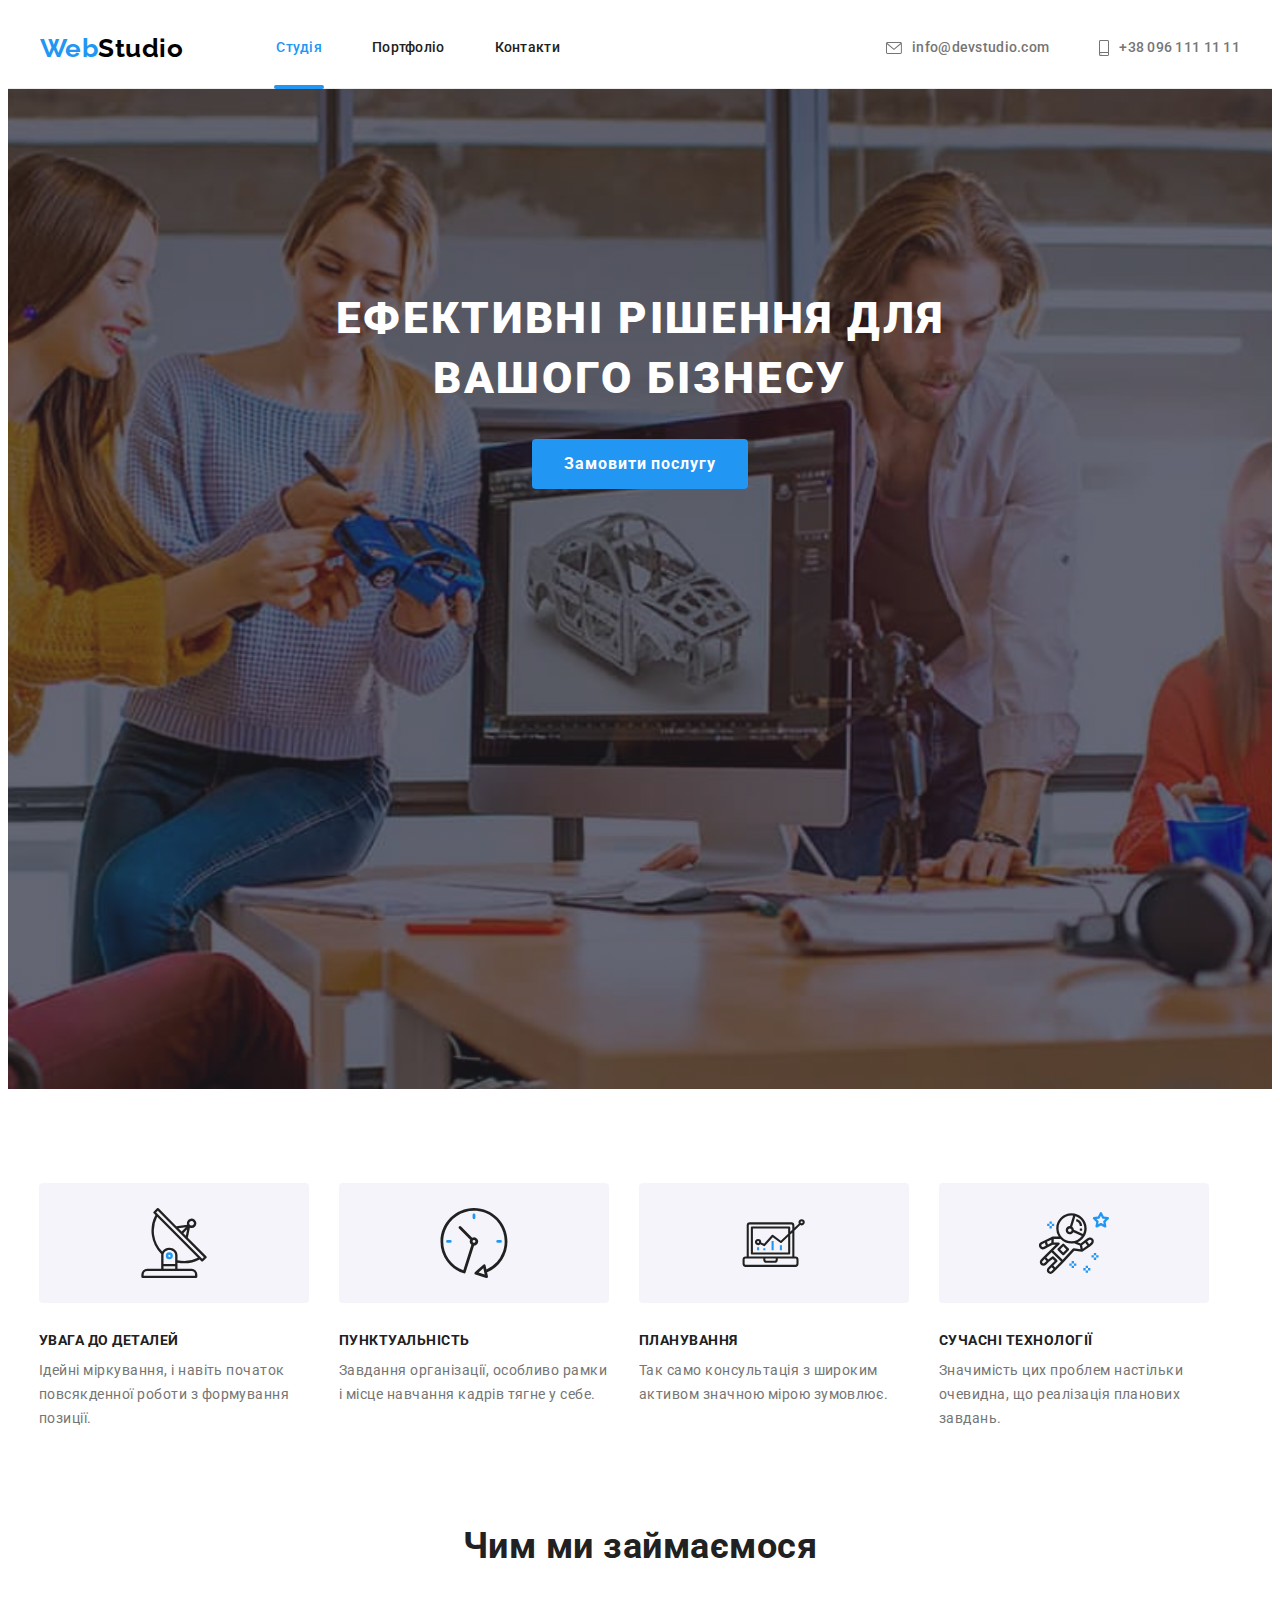
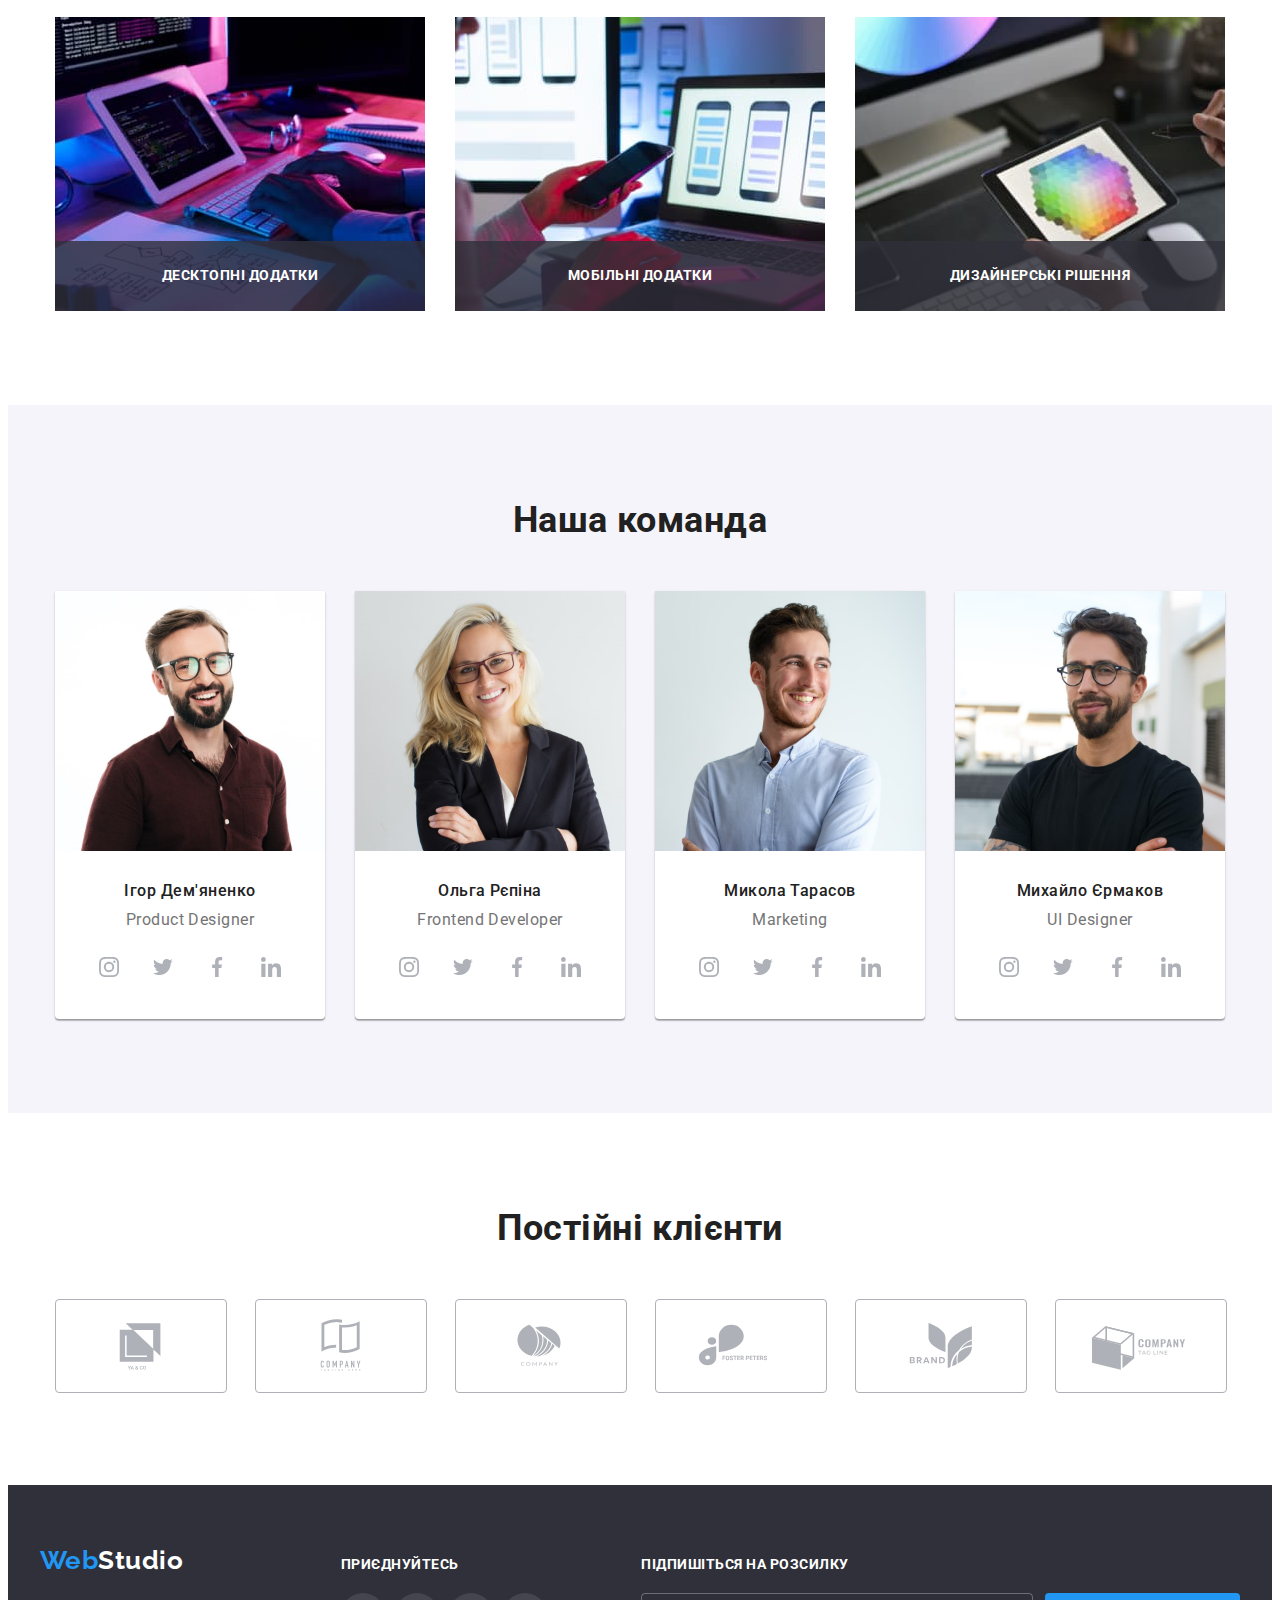
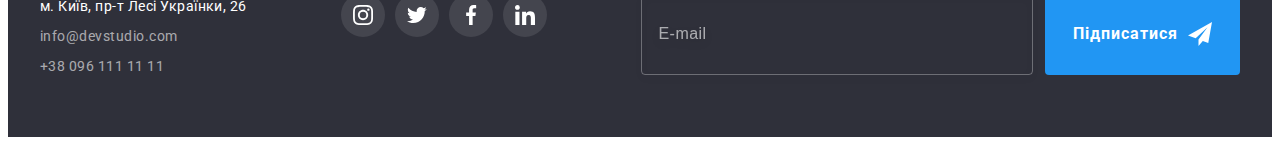
<file: index.html>
<!DOCTYPE html>
<html lang="uK">
  <head>
    <meta charset="UTF-8" />
    <meta http-equiv="X-UA-Compatible" content="IE=edge" />
    <meta name="viewport" content="width=device-width, initial-scale=1.0" />
    <title>Document</title>
    <!-- Fonts -->
    <link rel="preconnect" href="https://fonts.googleapis.com" />
    <link rel="preconnect" href="https://fonts.gstatic.com" crossorigin />
    <link
      href="https://fonts.googleapis.com/css2?family=Raleway:wght@700&family=Roboto:wght@400;500;700;900&display=swap"
      rel="stylesheet"
    />
    <!-- Modern normalize -->
    <link
      rel="stylesheet"
      href="https://cdnjs.cloudflare.com/ajax/libs/modern-normalize/1.1.0/modern-normalize.min.css"
      integrity="sha512-wpPYUAdjBVSE4KJnH1VR1HeZfpl1ub8YT/NKx4PuQ5NmX2tKuGu6U/JRp5y+Y8XG2tV+wKQpNHVUX03MfMFn9Q=="
      crossorigin="anonymous"
      referrerpolicy="no-referrer"
    />
    <!-- Custom styles -->
    <link rel="stylesheet" href="./css/styles.css" />
  </head>

  <body>
    <header class="container-nav">
      <div class="container">
        <a href="./index.html" class="logo link"
          >Web<span class="accent">Studio</span></a
        >
        <nav>
          <ul class="site-nav list">
            <li class="nav-pages">
              <a href="./index.html" class="nav current">Студія</a>
            </li>
            <li class="nav-pages">
              <a href="./portfolio.html" class="nav">Портфоліо</a>
            </li>
            <li class="nav-pages">
              <a href="" class="nav">Контакти</a>
            </li>
          </ul>
        </nav>

        <ul class="list nav-contacts">
          <li class="contacts-info">
            <a href="mailto:info@devstudio.com" class="contacts link">
              <svg class="contacts-icons" width="16" height="12">
                <use href="./images/icons.svg#icon-envelope-hover"></use>
              </svg>
              info@devstudio.com</a
            >
          </li>
          <li class="contacts-info">
            <a href="tel:+380961111111" class="contacts link">
              <svg class="contacts-icons" width="10" height="16">
                <use href="./images/icons.svg#icon-smartphone"></use>
              </svg>
              +38 096 111 11 11</a
            >
          </li>
        </ul>
      </div>
    </header>

    <main>
      <section class="hero section">
        <div class="container container-hero">
          <h1 class="hero-title">Ефективні рішення для вашого бізнесу</h1>
          <button type="button" class="hero-btn" data-modal-open>
            Замовити послугу
          </button>
        </div>
      </section>

      <section class="benefits section">
        <div class="container">
          <h2 class="visually-hidden">benefits</h2>
          <ul class="list list-benefits">
            <li class="sublist-benefits">
              <div class="benefits-icon">
                <svg class="" width="70" height="70">
                  <use href="./images/icons.svg#icon-antenna"></use>
                </svg>
              </div>
              <h3 class="benefits-title">Увага до деталей</h3>
              <p class="benefits-dsc">
                Ідейні міркування, і навіть початок повсякденної роботи з
                формування позиції.
              </p>
            </li>
            <li class="sublist-benefits">
              <div class="benefits-icon">
                <svg class="" width="70" height="70">
                  <use href="./images/icons.svg#icon-clock"></use>
                </svg>
              </div>
              <h3 class="benefits-title">Пунктуальність</h3>
              <p class="benefits-dsc">
                Завдання організації, особливо рамки і місце навчання кадрів
                тягне у себе.
              </p>
            </li>
            <li class="sublist-benefits">
              <div class="benefits-icon">
                <svg class="" width="70" height="70">
                  <use href="./images/icons.svg#icon-diagram"></use>
                </svg>
              </div>
              <h3 class="benefits-title">Планування</h3>
              <p class="benefits-dsc">
                Так само консультація з широким активом значною мірою зумовлює.
              </p>
            </li>
            <li class="sublist-benefits">
              <div class="benefits-icon">
                <svg class="" width="70" height="70">
                  <use href="./images/icons.svg#icon-astronaut"></use>
                </svg>
              </div>
              <h3 class="benefits-title">Сучасні технології</h3>
              <p class="benefits-dsc">
                Значимість цих проблем настільки очевидна, що реалізація
                планових завдань.
              </p>
            </li>
          </ul>
        </div>
      </section>

      <section class="section no-padding-top">
        <div class="container container-work">
          <h2 class="work">Чим ми займаємося</h2>
          <ul class="list list-work">
            <li class="sublist-work">
              <img src="./images/img.jpg" alt="hands on keyboard" width="370" />
              <h2 class="sublist-work-dscr">Десктопні додатки</h2>
            </li>
            <li class="sublist-work">
              <img
                src="./images/img-2.jpg"
                alt="phones on laptop"
                width="370"
              />
              <h2 class="sublist-work-dscr">Мобільні додатки</h2>
            </li>
            <li class="sublist-work">
              <img src="./images/img-3.jpg" alt="tablet" width="370" />
              <h2 class="sublist-work-dscr">Дизайнерські рішення</h2>
            </li>
          </ul>
        </div>
      </section>

      <section class="team section">
        <div class="container container-team">
          <h2 class="team-title">Наша команда</h2>
          <ul class="list list-team">
            <li class="team-border">
              <img
                src="./images/img-4.jpg"
                alt="product designer"
                width="270"
              />
              <div class="team-dscr">
                <h3 class="team-name">Ігор Дем'яненко</h3>
                <p class="team-position">Product Designer</p>
                <ul class="list socials">
                  <li class="soclinks-item">
                    <a
                      href=""
                      class="social-link link"
                      target="_blank"
                      rel="noopener noreferrer"
                      aria-label="instagram"
                    >
                      <svg class="" width="20" height="20">
                        <use href="./images/icons.svg#icon-instagram"></use>
                      </svg>
                    </a>
                  </li>
                  <li class="soclinks-item">
                    <a
                      href=""
                      class="social-link link"
                      target="_blank"
                      rel="noopener noreferrer"
                      aria-label="instagram"
                    >
                      <svg class="" width="20" height="20">
                        <use href="./images/icons.svg#icon-twitter"></use>
                      </svg>
                    </a>
                  </li>
                  <li class="soclinks-item">
                    <a
                      href=""
                      class="social-link link"
                      target="_blank"
                      rel="noopener noreferrer"
                      aria-label="instagram"
                    >
                      <svg class="" width="20" height="20">
                        <use href="./images/icons.svg#icon-facebook"></use>
                      </svg>
                    </a>
                  </li>
                  <li class="soclinks-item">
                    <a
                      href=""
                      class="social-link link"
                      target="_blank"
                      rel="noopener noreferrer"
                      aria-label="instagram"
                    >
                      <svg class="" width="20" height="20">
                        <use href="./images/icons.svg#icon-linkedin"></use>
                      </svg>
                    </a>
                  </li>
                </ul>
              </div>
            </li>
            <li class="team-border">
              <img
                src="./images/img-5.jpg"
                alt="frontend developer"
                width="270"
              />
              <div class="team-dscr">
                <h3 class="team-name">Ольга Рєпіна</h3>
                <p class="team-position">Frontend Developer</p>
                <ul class="list socials">
                  <li class="soclinks-item">
                    <a
                      href=""
                      class="social-link link"
                      target="_blank"
                      rel="noopener noreferrer"
                      aria-label="instagram"
                    >
                      <svg class="" width="20" height="20">
                        <use href="./images/icons.svg#icon-instagram"></use>
                      </svg>
                    </a>
                  </li>
                  <li class="soclinks-item">
                    <a
                      href=""
                      class="social-link link"
                      target="_blank"
                      rel="noopener noreferrer"
                      aria-label="instagram"
                    >
                      <svg class="" width="20" height="20">
                        <use href="./images/icons.svg#icon-twitter"></use>
                      </svg>
                    </a>
                  </li>
                  <li class="soclinks-item">
                    <a
                      href=""
                      class="social-link link"
                      target="_blank"
                      rel="noopener noreferrer"
                      aria-label="instagram"
                    >
                      <svg class="" width="20" height="20">
                        <use href="./images/icons.svg#icon-facebook"></use>
                      </svg>
                    </a>
                  </li>
                  <li class="soclinks-item">
                    <a
                      href=""
                      class="social-link link"
                      target="_blank"
                      rel="noopener noreferrer"
                      aria-label="instagram"
                    >
                      <svg class="" width="20" height="20">
                        <use href="./images/icons.svg#icon-linkedin"></use>
                      </svg>
                    </a>
                  </li>
                </ul>
              </div>
            </li>

            <li class="team-border">
              <img src="./images/img-6.jpg" alt="marketing" width="270" />
              <div class="team-dscr">
                <h3 class="team-name">Микола Тарасов</h3>
                <p class="team-position">Marketing</p>
                <ul class="list socials">
                  <li class="soclinks-item">
                    <a
                      href=""
                      class="social-link link"
                      target="_blank"
                      rel="noopener noreferrer"
                      aria-label="instagram"
                    >
                      <svg class="" width="20" height="20">
                        <use href="./images/icons.svg#icon-instagram"></use>
                      </svg>
                    </a>
                  </li>
                  <li class="soclinks-item">
                    <a
                      href=""
                      class="social-link link"
                      target="_blank"
                      rel="noopener noreferrer"
                      aria-label="instagram"
                    >
                      <svg class="" width="20" height="20">
                        <use href="./images/icons.svg#icon-twitter"></use>
                      </svg>
                    </a>
                  </li>
                  <li class="soclinks-item">
                    <a
                      href=""
                      class="social-link link"
                      target="_blank"
                      rel="noopener noreferrer"
                      aria-label="instagram"
                    >
                      <svg class="" width="20" height="20">
                        <use href="./images/icons.svg#icon-facebook"></use>
                      </svg>
                    </a>
                  </li>
                  <li class="soclinks-item">
                    <a
                      href=""
                      class="social-link link"
                      target="_blank"
                      rel="noopener noreferrer"
                      aria-label="instagram"
                    >
                      <svg class="" width="20" height="20">
                        <use href="./images/icons.svg#icon-linkedin"></use>
                      </svg>
                    </a>
                  </li>
                </ul>
              </div>
            </li>
            <li class="team-border">
              <img src="./images/img-7.jpg" alt="ui designer" width="270" />
              <div class="team-dscr">
                <h3 class="team-name">Михайло Єрмаков</h3>
                <p class="team-position">UI Designer</p>
                <ul class="list socials">
                  <li class="soclinks-item">
                    <a
                      href=""
                      class="social-link link"
                      target="_blank"
                      rel="noopener noreferrer"
                      aria-label="instagram"
                    >
                      <svg class="" width="20" height="20">
                        <use href="./images/icons.svg#icon-instagram"></use>
                      </svg>
                    </a>
                  </li>
                  <li class="soclinks-item">
                    <a
                      href=""
                      class="social-link link"
                      target="_blank"
                      rel="noopener noreferrer"
                      aria-label="instagram"
                    >
                      <svg class="" width="20" height="20">
                        <use href="./images/icons.svg#icon-twitter"></use>
                      </svg>
                    </a>
                  </li>
                  <li class="soclinks-item">
                    <a
                      href=""
                      class="social-link link"
                      target="_blank"
                      rel="noopener noreferrer"
                      aria-label="instagram"
                    >
                      <svg class="" width="20" height="20">
                        <use href="./images/icons.svg#icon-facebook"></use>
                      </svg>
                    </a>
                  </li>
                  <li class="soclinks-item">
                    <a
                      href=""
                      class="social-link link"
                      target="_blank"
                      rel="noopener noreferrer"
                      aria-label="instagram"
                    >
                      <svg class="" width="20" height="20">
                        <use href="./images/icons.svg#icon-linkedin"></use>
                      </svg>
                    </a>
                  </li>
                </ul>
              </div>
            </li>
          </ul>
        </div>
      </section>

      <section class="section">
        <div class="container container-clients">
          <h2 class="clients">Постійні клієнти</h2>
          <ul class="list clients-list">
            <li class="clients-item">
              <a
                href=""
                class="link clients-link"
                target="_blank"
                rel="noopener noreferrer"
                aria-label="instagram"
              >
                <svg class="" width="106" height="60">
                  <use href="./images/icons.svg#icon-Logo1"></use>
                </svg>
              </a>
            </li>
            <li class="clients-item">
              <a
                href=""
                class="link clients-link"
                target="_blank"
                rel="noopener noreferrer"
                aria-label="instagram"
              >
                <svg class="" width="106" height="60">
                  <use href="./images/icons.svg#icon-Logo2"></use>
                </svg>
              </a>
            </li>
            <li class="clients-item">
              <a
                href=""
                class="link clients-link"
                target="_blank"
                rel="noopener noreferrer"
                aria-label="instagram"
              >
                <svg class="" width="106" height="60">
                  <use href="./images/icons.svg#icon-Logo3"></use>
                </svg>
              </a>
            </li>
            <li class="clients-item">
              <a
                href=""
                class="link clients-link"
                target="_blank"
                rel="noopener noreferrer"
                aria-label="instagram"
              >
                <svg class="" width="106" height="60">
                  <use href="./images/icons.svg#icon-Logo4"></use>
                </svg>
              </a>
            </li>
            <li class="clients-item">
              <a
                href=""
                class="link clients-link"
                target="_blank"
                rel="noopener noreferrer"
                aria-label="instagram"
              >
                <svg class="" width="106" height="60">
                  <use href="./images/icons.svg#icon-Logo5"></use>
                </svg>
              </a>
            </li>
            <li class="clients-item">
              <a
                href=""
                class="link clients-link"
                target="_blank"
                rel="noopener noreferrer"
                aria-label="instagram"
              >
                <svg class="" width="106" height="60">
                  <use href="./images/icons.svg#icon-Logo6"></use>
                </svg>
              </a>
            </li>
          </ul>
        </div>
      </section>
    </main>

    <footer class="footer">
      <div class="container container-footer">
        <div class="footer-adress">
          <a href="./index.html" class="logo link"
            >Web<span class="logo-footer">Studio</span></a
          >
          <address>
            <ul class="list">
              <li class="sublist-footer">
                <a
                  class="adress link"
                  href="https://www.google.com/maps/place/бул.+Леси+Украинки,+26,+Киев,+02000/@50.4265807,30.5361971,17z/data=!3m1!4b1!4m5!3m4!1s0x40d4cf0e033ecbe9:0x57a4dffefec77da0!8m2!3d50.4265807!4d30.5383858"
                  target="_blank"
                  rel="noopener noreferrer"
                  >м. Київ, пр-т Лесі Українки, 26</a
                >
              </li>
              <li class="sublist-footer">
                <a href="mailto:info@devstudio.com" class="tel-footer link"
                  >info@devstudio.com</a
                >
              </li>
              <li class="sublist-footer">
                <a href="tel:+380961111111" class="tel-footer link"
                  >+38 096 111 11 11</a
                >
              </li>
            </ul>
          </address>
        </div>
        <div class="block-footer">
          <strong class="join">приєднуйтесь</strong>
          <ul class="list social-link-footer">
            <li class="links-footer-item">
              <a
                href=""
                class="links-footer link"
                target="_blank"
                rel="noopener noreferrer"
                aria-label="instagram"
              >
                <svg class="" width="20" height="20">
                  <use href="./images/icons.svg#icon-instagram1"></use>
                </svg>
              </a>
            </li>
            <li class="links-footer-item">
              <a
                href=""
                class="links-footer link"
                target="_blank"
                rel="noopener noreferrer"
                aria-label="instagram"
              >
                <svg class="" width="20" height="20">
                  <use href="./images/icons.svg#icon-twitter1"></use>
                </svg>
              </a>
            </li>
            <li class="links-footer-item">
              <a
                href=""
                class="links-footer link"
                target="_blank"
                rel="noopener noreferrer"
                aria-label="instagram"
              >
                <svg class="" width="20" height="20">
                  <use href="./images/icons.svg#icon-facebook1"></use>
                </svg>
              </a>
            </li>
            <li class="links-footer-item">
              <a
                href=""
                class="links-footer link"
                target="_blank"
                rel="noopener noreferrer"
                aria-label="instagram"
              >
                <svg class="" width="20" height="20">
                  <use href="./images/icons.svg#icon-linkedin1"></use>
                </svg>
              </a>
            </li>
          </ul>
        </div>
        <div class="footer-subscribe">
          <strong class="footer-subscribe-text">Підпишіться на розсилку</strong>
          <form class="footer-label-wrapper">
            <label>
              <input
                name="email-subscribe"
                type="email"
                placeholder="E-mail"
                class="footer-mail-input"
              />
            </label>
            <button type="submit" class="subscribe-btn">
              Підписатися
              <svg width="24" height="24">
                <use href="./images/icons.svg#icon-send"></use>
              </svg>
            </button>
          </form>
        </div>
      </div>
    </footer>

    <div class="backdrop is-hidden" data-modal>
      <div class="modal">
        <button class="modal-btn" data-modal-close>
          <svg class="modal-close" width="18" height="18">
            <use href="./images/icons.svg#icon-close"></use>
          </svg>
        </button>

        <p class="modal-article">Залиште свої дані, ми вам передзвонимо</p>
        <form class="modal-form" name="modal-form">
          <div class="modal-form-group" role="group">
            <label for="user_name" class="modal-label">Ім'я</label>
            <div class="modal-form-wrapper">
              <input
                type="text"
                id="user_name"
                name="user_name"
                class="modal-input"
              />
              <svg class="modal-form-icon" height="18" width="18">
                <use href="./images/icons.svg#icon-person"></use>
              </svg>
            </div>

            <label for="user_phone" class="modal-label">Телефон</label>
            <div class="modal-form-wrapper">
              <input
                type="tel"
                id="user_phone"
                name="user_phone"
                class="modal-input"
              />
              <svg class="modal-form-icon" height="18" width="18">
                <use href="./images/icons.svg#icon-phone"></use>
              </svg>
            </div>

            <label for="user_mail" class="modal-label">Пошта</label>
            <div class="modal-form-wrapper">
              <input
                type="email"
                id="user_mail"
                name="user_mail"
                class="modal-input"
              />
              <svg class="modal-form-icon" height="18" width="18">
                <use href="./images/icons.svg#icon-email"></use>
              </svg>
            </div>

            <label class="modal-label" for="user_message">Коментар</label>
            <textarea
              class="modal-form-message"
              name="user_message"
              id="user_message"
              placeholder="Введіть текст"
            ></textarea>

            <div class="modal-agreement-wrapper">
              <label for="user_agreement" class="modal-agreement">
                <input
                  type="checkbox"
                  id="user_agreement"
                  name="user_agreement"
                  class="modal-form-checkbox"
                />
                <svg class="modal-form-agreement-icon" width="16" height="15">
                  <use
                    class="uncheck"
                    href="./images/icons.svg#icon-uncheck"
                  ></use>
                  <use class="check" href="./images/icons.svg#icon-check"></use>
                </svg>
                Погоджуюся з розсилкою та приймаю
                <a href="" class="modal-agreement-link">Умови договору</a>
              </label>
            </div>

            <button type="submit" class="modal-form-btn">Відправити</button>
          </div>
        </form>
      </div>
    </div>
    <script src="./js/modal.js"></script>
  </body>
</html>
</file>
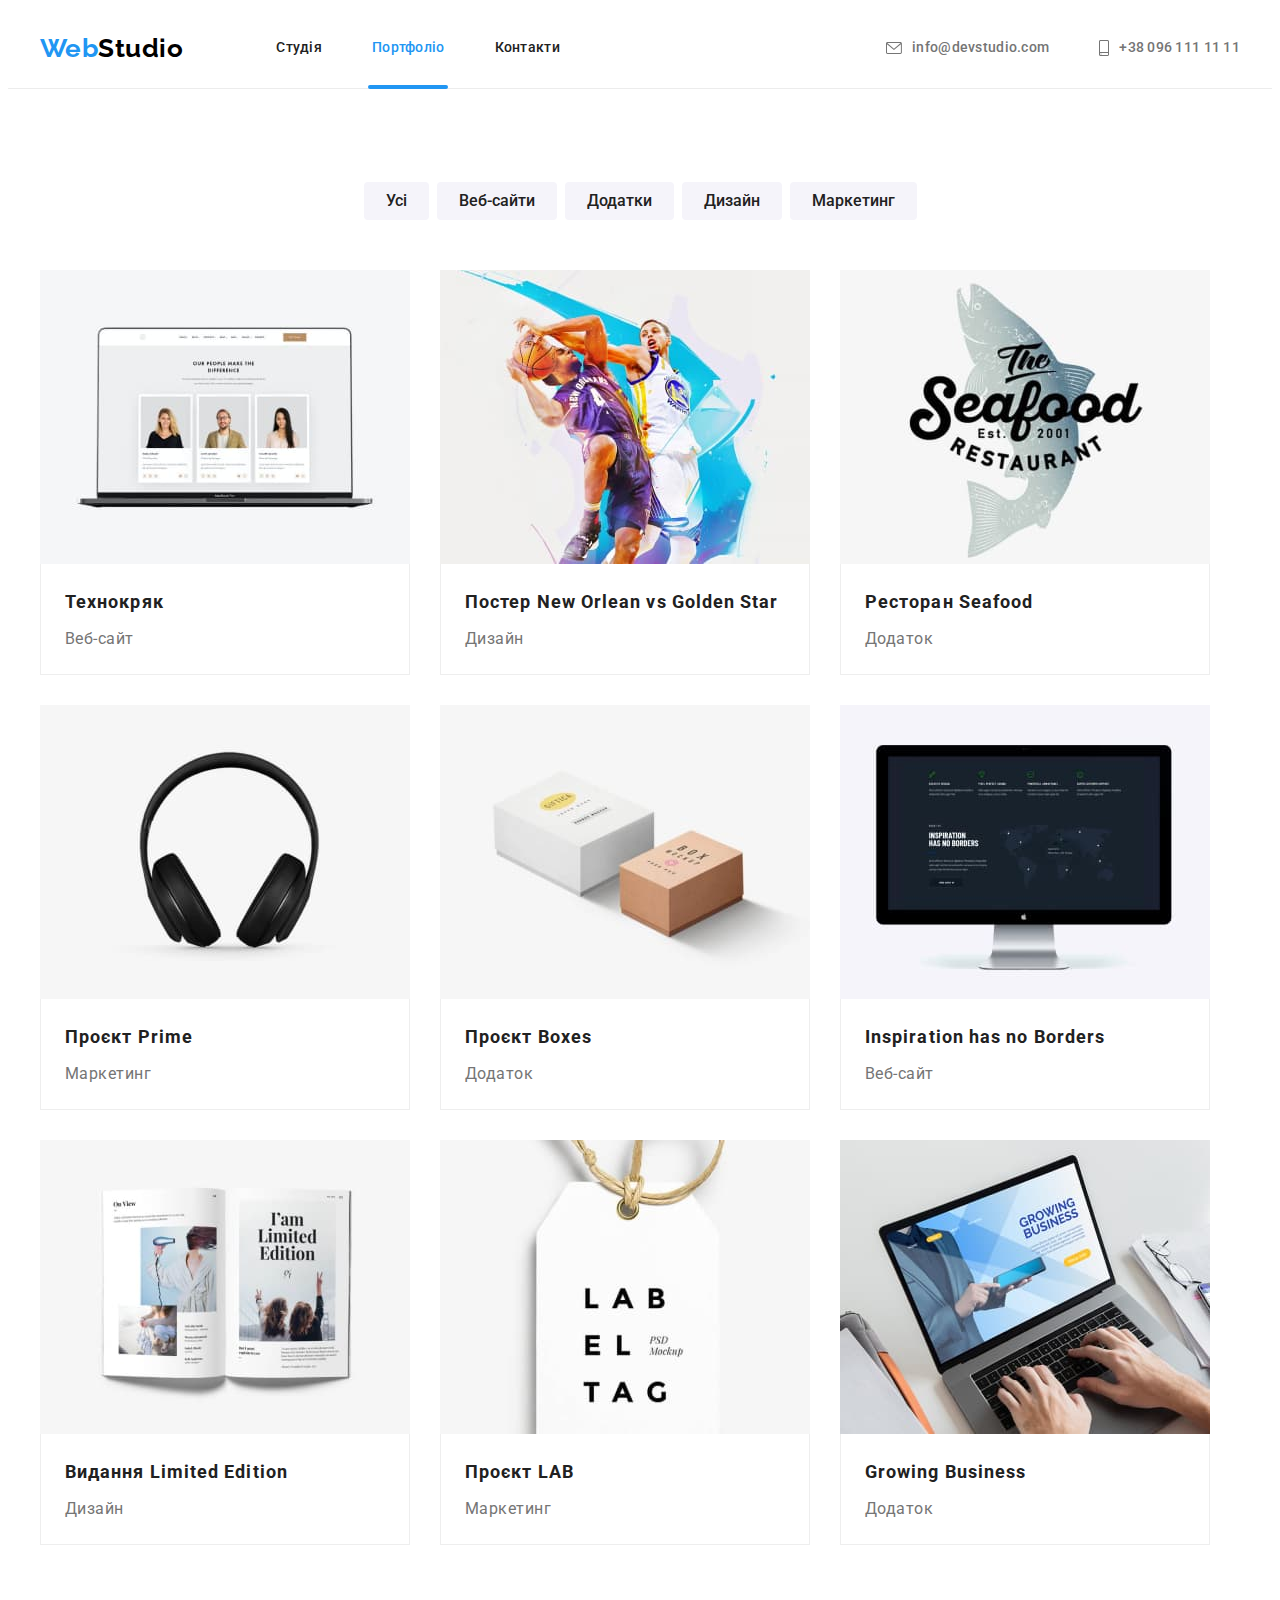
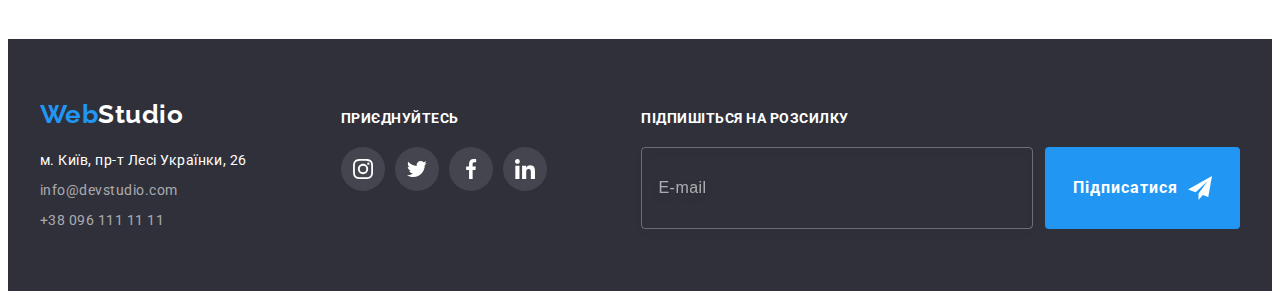
<file: portfolio.html>
<!DOCTYPE html>
<html lang="uk">
  <head>
    <meta charset="UTF-8" />
    <meta http-equiv="X-UA-Compatible" content="IE=edge" />
    <meta name="viewport" content="width=device-width, initial-scale=1.0" />
    <title>Document</title>
    <!-- Fonts -->
    <link rel="preconnect" href="https://fonts.googleapis.com" />
    <link rel="preconnect" href="https://fonts.gstatic.com" crossorigin />
    <link
      href="https://fonts.googleapis.com/css2?family=Raleway:wght@700&family=Roboto:wght@400;500;700;900&display=swap"
      rel="stylesheet"
    />
    <!-- Modern normalize -->
    <link
      rel="stylesheet"
      href="https://cdnjs.cloudflare.com/ajax/libs/modern-normalize/1.1.0/modern-normalize.min.css"
      integrity="sha512-wpPYUAdjBVSE4KJnH1VR1HeZfpl1ub8YT/NKx4PuQ5NmX2tKuGu6U/JRp5y+Y8XG2tV+wKQpNHVUX03MfMFn9Q=="
      crossorigin="anonymous"
      referrerpolicy="no-referrer"
    />
    <!-- Custom styles -->
    <link rel="stylesheet" href="./css/styles.css" />
  </head>

  <body>
    <header class="container-nav">
      <div class="container">
        <a href="./index.html" class="logo link"
          >Web<span class="accent">Studio</span></a
        >
        <nav>
          <ul class="site-nav list">
            <li class="nav-pages">
              <a href="./index.html" class="nav">Студія</a>
            </li>
            <li class="nav-pages">
              <a href="./portfolio.html" class="nav current">Портфоліо</a>
            </li>
            <li class="nav-pages"><a href="" class="nav">Контакти</a></li>
          </ul>
        </nav>

        <ul class="list nav-contacts">
          <li class="contacts-info">
            <a href="mailto:info@devstudio.com" class="contacts link">
              <svg class="contacts-icons" width="16" height="12">
                <use href="./images/icons.svg#icon-envelope-hover"></use>
              </svg>
              info@devstudio.com</a
            >
          </li>
          <li class="contacts-info">
            <a href="tel:+380961111111" class="contacts link">
              <svg class="contacts-icons" width="10" height="16">
                <use href="./images/icons.svg#icon-smartphone"></use>
              </svg>
              +38 096 111 11 11</a
            >
          </li>
        </ul>
      </div>
    </header>

    <main>
      <section class="section">
        <div class="container container-portfolio">
          <h1 class="visually-hidden">portfolio</h1>
          <ul class="list portfolio-nav">
            <li>
              <button type="button" class="portfolio-btn">Усі</button>
            </li>
            <li>
              <button type="button" class="portfolio-btn">Веб-сайти</button>
            </li>
            <li>
              <button type="button" class="portfolio-btn">Додатки</button>
            </li>
            <li>
              <button type="button" class="portfolio-btn">Дизайн</button>
            </li>
            <li>
              <button type="button" class="portfolio-btn">Маркетинг</button>
            </li>
          </ul>

          <ul class="portfolio-card-list list">
            <li class="portfolio-card-item">
              <a href="" class="link portfolio-link">
                <div class="portfolio-overlay">
                  <img
                    src="./images/images2page/img.jpg"
                    alt="texnocriak"
                    width="370"
                    height="294"
                  />
                  <p class="overlay-text">
                    Ресурс пропонує комплексні пропозиції з різним рівнем
                    функціоналу та сервісів. Все це дозволить відвідувачу
                    отримати вичерпні відомості про компанію чи приватну особу.
                  </p>
                </div>
                <div class="border">
                  <h2 class="portfolio-title">Технокряк</h2>
                  <p class="portfolio-dscr">Веб-сайт</p>
                </div>
              </a>
            </li>
            <li class="portfolio-card-item">
              <a href="" class="link portfolio-link">
                <div class="portfolio-overlay">
                  <img
                    src="./images/images2page/img-2.jpg"
                    alt="poster"
                    width="370"
                    height="294"
                  />
                  <p class="overlay-text">
                    Ресурс пропонує комплексні пропозиції з різним рівнем
                    функціоналу та сервісів. Все це дозволить відвідувачу
                    отримати вичерпні відомості про компанію чи приватну особу.
                  </p>
                </div>
                <div class="border">
                  <h2 class="portfolio-title">
                    Постер New Orlean vs Golden Star
                  </h2>
                  <p class="portfolio-dscr">Дизайн</p>
                </div>
              </a>
            </li>
            <li class="portfolio-card-item">
              <a href="" class="link portfolio-link">
                <div class="portfolio-overlay">
                  <img
                    src="./images/images2page/img-3.jpg"
                    alt="restoran"
                    width="370"
                    height="294"
                  />
                  <p class="overlay-text">
                    Ресурс пропонує комплексні пропозиції з різним рівнем
                    функціоналу та сервісів. Все це дозволить відвідувачу
                    отримати вичерпні відомості про компанію чи приватну особу.
                  </p>
                </div>
                <div class="border">
                  <h2 class="portfolio-title">Ресторан Seafood</h2>
                  <p class="portfolio-dscr">Додаток</p>
                </div>
              </a>
            </li>
            <li class="portfolio-card-item">
              <a href="" class="link portfolio-link">
                <div class="portfolio-overlay">
                  <img
                    src="./images/images2page/img-4.jpg"
                    alt="project prime"
                    width="370"
                    height="294"
                  />
                  <p class="overlay-text">
                    Ресурс пропонує комплексні пропозиції з різним рівнем
                    функціоналу та сервісів. Все це дозволить відвідувачу
                    отримати вичерпні відомості про компанію чи приватну особу.
                  </p>
                </div>
                <div class="border">
                  <h2 class="portfolio-title">Проєкт Prime</h2>
                  <p class="portfolio-dscr">Маркетинг</p>
                </div>
              </a>
            </li>
            <li class="portfolio-card-item">
              <a href="" class="link portfolio-link">
                <div class="portfolio-overlay">
                  <img
                    src="./images/images2page/img-5.jpg"
                    alt="project boxes"
                    width="370"
                    height="294"
                  />
                  <p class="overlay-text">
                    Ресурс пропонує комплексні пропозиції з різним рівнем
                    функціоналу та сервісів. Все це дозволить відвідувачу
                    отримати вичерпні відомості про компанію чи приватну особу.
                  </p>
                </div>
                <div class="border">
                  <h2 class="portfolio-title">Проєкт Boxes</h2>
                  <p class="portfolio-dscr">Додаток</p>
                </div>
              </a>
            </li>
            <li class="portfolio-card-item">
              <a href="" class="link portfolio-link">
                <div class="portfolio-overlay">
                  <img
                    src="./images/images2page/img-6.jpg"
                    alt="monitor"
                    width="370"
                    height="294"
                  />
                  <p class="overlay-text">
                    Ресурс пропонує комплексні пропозиції з різним рівнем
                    функціоналу та сервісів. Все це дозволить відвідувачу
                    отримати вичерпні відомості про компанію чи приватну особу.
                  </p>
                </div>
                <div class="border">
                  <h2 class="portfolio-title">Inspiration has no Borders</h2>
                  <p class="portfolio-dscr">Веб-сайт</p>
                </div>
              </a>
            </li>
            <li class="portfolio-card-item">
              <a href="" class="link portfolio-link">
                <div class="portfolio-overlay">
                  <img
                    src="./images/images2page/img-7.jpg"
                    alt="book"
                    width="370"
                    height="294"
                  />
                  <p class="overlay-text">
                    Ресурс пропонує комплексні пропозиції з різним рівнем
                    функціоналу та сервісів. Все це дозволить відвідувачу
                    отримати вичерпні відомості про компанію чи приватну особу.
                  </p>
                </div>
                <div class="border">
                  <h2 class="portfolio-title">Видання Limited Edition</h2>
                  <p class="portfolio-dscr">Дизайн</p>
                </div>
              </a>
            </li>
            <li class="portfolio-card-item">
              <a href="" class="link portfolio-link">
                <div class="portfolio-overlay">
                  <img
                    src="./images/images2page/img-8.jpg"
                    alt="project lab"
                    width="370"
                    height="294"
                  />
                  <p class="overlay-text">
                    Ресурс пропонує комплексні пропозиції з різним рівнем
                    функціоналу та сервісів. Все це дозволить відвідувачу
                    отримати вичерпні відомості про компанію чи приватну особу.
                  </p>
                </div>
                <div class="border">
                  <h2 class="portfolio-title">Проєкт LAB</h2>
                  <p class="portfolio-dscr">Маркетинг</p>
                </div>
              </a>
            </li>
            <li class="portfolio-card-item">
              <a href="" class="link portfolio-link">
                <div class="portfolio-overlay">
                  <img
                    src="./images/images2page/img-9.jpg"
                    alt="growing business"
                    width="370"
                    height="294"
                  />
                  <p class="overlay-text">
                    Ресурс пропонує комплексні пропозиції з різним рівнем
                    функціоналу та сервісів. Все це дозволить відвідувачу
                    отримати вичерпні відомості про компанію чи приватну особу.
                  </p>
                </div>
                <div class="border">
                  <h2 class="portfolio-title">Growing Business</h2>
                  <p class="portfolio-dscr">Додаток</p>
                </div>
              </a>
            </li>
          </ul>
        </div>
      </section>
    </main>

    <footer class="footer">
      <div class="container container-footer">
        <div class="footer-adress">
          <a href="./index.html" class="logo link"
            >Web<span class="logo-footer">Studio</span></a
          >
          <address>
            <ul class="list">
              <li class="sublist-footer">
                <a
                  class="adress link"
                  href="https://www.google.com/maps/place/бул.+Леси+Украинки,+26,+Киев,+02000/@50.4265807,30.5361971,17z/data=!3m1!4b1!4m5!3m4!1s0x40d4cf0e033ecbe9:0x57a4dffefec77da0!8m2!3d50.4265807!4d30.5383858"
                  target="_blank"
                  rel="noopener noreferrer"
                  >м. Київ, пр-т Лесі Українки, 26</a
                >
              </li>
              <li class="sublist-footer">
                <a href="mailto:info@devstudio.com" class="tel-footer link"
                  >info@devstudio.com</a
                >
              </li>
              <li class="sublist-footer">
                <a href="tel:+380961111111" class="tel-footer link"
                  >+38 096 111 11 11</a
                >
              </li>
            </ul>
          </address>
        </div>
        <div class="block-footer">
          <strong class="join">приєднуйтесь</strong>
          <ul class="list social-link-footer">
            <li class="links-footer-item">
              <a
                href=""
                class="links-footer link"
                target="_blank"
                rel="noopener noreferrer"
                aria-label="instagram"
              >
                <svg class="" width="20" height="20">
                  <use href="./images/icons.svg#icon-instagram1"></use>
                </svg>
              </a>
            </li>
            <li class="links-footer-item">
              <a
                href=""
                class="links-footer link"
                target="_blank"
                rel="noopener noreferrer"
                aria-label="instagram"
              >
                <svg class="" width="20" height="20">
                  <use href="./images/icons.svg#icon-twitter1"></use>
                </svg>
              </a>
            </li>
            <li class="links-footer-item">
              <a
                href=""
                class="links-footer link"
                target="_blank"
                rel="noopener noreferrer"
                aria-label="instagram"
              >
                <svg class="" width="20" height="20">
                  <use href="./images/icons.svg#icon-facebook1"></use>
                </svg>
              </a>
            </li>
            <li class="links-footer-item">
              <a
                href=""
                class="links-footer link"
                target="_blank"
                rel="noopener noreferrer"
                aria-label="instagram"
              >
                <svg class="" width="20" height="20">
                  <use href="./images/icons.svg#icon-linkedin1"></use>
                </svg>
              </a>
            </li>
          </ul>
        </div>
        <div class="footer-subscribe">
          <strong class="footer-subscribe-text">Підпишіться на розсилку</strong>
          <form class="footer-label-wrapper">
            <label>
              <input
                name="email-subscribe"
                type="email"
                placeholder="E-mail"
                class="footer-mail-input"
              />
            </label>
            <button type="submit" class="subscribe-btn">
              Підписатися
              <svg width="24" height="24">
                <use href="./images/icons.svg#icon-send"></use>
              </svg>
            </button>
          </form>
        </div>
      </div>
    </footer>
  </body>
</html>
</file>
<file: css/styles.css>
body{
    font-family: "Roboto", sans-serif;
    letter-spacing: 0.03em;
    background-color: #FFFFFF;
    color: #212121;
}

:root{
    --black: #000000;
    --brand-color: #2196F3;
    --white:#FFFFFF;
    --title-gray: #757575;
    --background-hero:#2F303A;
    --background: #F5F4FA;
    --border: #EEEEEE;
    --brand-black: #212121;
    --icons: #AFB1B8;
}

.container {
    display: flex;
    width: 1200px;
    padding-left: 15px;
    padding-right: 15px;
    margin-left: auto;
    margin-right: auto;
    align-items: center;
}

.section {
    padding-top: 94px;
    padding-bottom: 94px;
}

/* 
=============================================================================
Reset start 
=============================================================================
*/
h1,
h2,
h3,
h4,
h5,
h6,
p{
    margin: 0;
}

.link{
    text-decoration: none;
}

.list{
    list-style: none;
    margin: 0;
    padding: 0;
}

img{
    display: block;
    max-width: 100%;
    height: auto;
}

.visually-hidden {
    white-space: nowrap;
    width: 1px;
    height: 1px;
    overflow: hidden;
    border: 0;
    padding: 0;
    clip: rect(0 0 0 0);
    clip-path: inset(50%);
    margin: -1px;
}

.no-padding-top{
    padding-top: 0;
}
/* 
=============================================================================
Reset end 
=============================================================================
*/

/*
============================================================================= 
Logo
=============================================================================
*/

.accent {
    color: var(--black); 
}

.logo {
    margin-right: 93px;
}

.logo,
.logo-footer {
    font-family: 'Raleway';
    font-style: normal;
    font-weight: 700;
    font-size: 26px;
    line-height: 1.19;

    color: var(--brand-color);
}

/*
=============================================================================
Header 
=============================================================================
*/

.container-nav {
    border-bottom: 1px solid #ECECEC;
}

.nav-pages:not(:last-child) {
    margin-right: 50px;
}

.site-nav .nav.current {
    color: var(--brand-color);
    position: relative;
}

.site-nav .nav.current::after{
    content: "";
    position: absolute;
    background-color: var(--brand-color);
    width: 110%;
    height: 4px;
    bottom: -1px;
    left: -5%;
    border-radius: 2px;

}

.site-nav {
    display: flex;
}

.nav,
.contacts {
    display: block;
    padding-top: 32px;
    padding-bottom: 32px;

    font-weight: 500;
    font-size: 14px;
    line-height: 1.14;
    letter-spacing: 0.02em;
    text-decoration: none;
    color: var(--brand-black);

    transition: color 250ms cubic-bezier(0.4, 0, 0.2, 1);
}

.contacts{
    display: flex;
    align-items: center;
    gap: 10px;
    color: var(--title-gray);
}

.nav:hover,
.nav:focus,
.tel-footer:hover,
.tel-footer:focus,
.contacts:hover,
.contacts:focus,
.adress:hover,
.adress:focus {
    color: var(--brand-color);
}

.contacts-info:first-child {
    margin-right: 50px;
}

.nav-contacts {
    display: flex;
    margin-left: auto;
}

/*
=============================================================================
Main Page
=============================================================================
*/


/* 
=============================================================================
Hero 
=============================================================================
*/

.hero,
footer {
    background-color: var(--background-hero);
}

.hero{
    padding-top: 200px;
    padding-bottom: 200px;
    background-image: linear-gradient(rgba(47, 48, 58, 0.4), rgba(47, 48, 58, 0.4)),
    url(../images/background.jpg);
    background-repeat: no-repeat;
    background-size: cover;
    background-position: center;
    max-width: 1600px;
    height: 600px;
    margin-right: auto;
    margin-left: auto;
}

.container-hero {
    display: block
}

.hero-title {
    width: 696px;
    margin-left: auto;
    margin-right: auto;
    margin-bottom: 30px;

    font-weight: 900;
    font-size: 44px;
    line-height: 1.36;
    text-align: center;
    letter-spacing: 0.06em;
    text-transform: uppercase;

    color: var(--white);
}

.hero-btn,
.subscribe-btn,
.modal-form-btn {
    display: block;
    margin: 0 auto;
    padding: 10px 32px;
    border-radius: 4px;

    font-family: inherit;
    font-style: normal;
    font-weight: 700;
    font-size: 16px;
    line-height: 1.88;
    letter-spacing: 0.06em;
    cursor: pointer;
    border: none;

    color: var(--white);
    background-color: var(--brand-color);
}

/* 
=============================================================================
Benefits 
=============================================================================
*/

.list-benefits {
    display: flex;
    align-items: flex-start;
}

.sublist-benefits {
    width: 270px;
}

.sublist-benefits:not(:last-child) {
    margin-right: 30px;
}

.benefits-title, .sublist-work-dscr {
    font-size: 14px;
    line-height: 1.14;
    text-transform: uppercase;
    margin-bottom: 10px;
}

.benefits-dsc {
    font-size: 14px;
    line-height: 1.71;

    color: var(--title-gray);
}

/* 
=============================================================================
Works 
=============================================================================
*/

.container-work {
    display: flex;
    flex-direction: column;
}

.work,
.team-title,
.clients {
    font-size: 36px;
    line-height: 1.17;
    text-align: center;
    margin-bottom: 50px;
}

.list-work {
    display: flex;
    align-items: center;
}

.sublist-work:not(:last-child) {
    margin-right: 30px;
}

.sublist-work-dscr {
    position: absolute;
    bottom: 0;
    width: 100%;
    min-height: 70px;
    margin: 0;

    display: flex;
    justify-content: center;
    align-items: center;

    color: #FFFFFF;
    background-color: rgba(47, 48, 58, 0.8);
}

.sublist-work {
    position: relative;
}

/* 
=============================================================================
Team
=============================================================================
 */

.team {
    background: var(--background);
}

.container-team {
    display: flex;
    flex-direction: column;
}

.list-team {
    display: flex;
}

.team-border {
    box-shadow: 0px 1px 3px rgba(0, 0, 0, 0.12), 0px 1px 1px rgba(0, 0, 0, 0.14), 0px 2px 1px rgba(0, 0, 0, 0.2);
    border-radius: 0px 0px 4px 4px;
    background-color: var(--white);
}

.team-border:not(:last-child) {
    margin-right: 30px;
}

.team-dscr {
    padding-top: 30px;
    padding-bottom: 30px;
}

.team-name {
    font-weight: 500;
    font-size: 16px;
    line-height: 1.19;
    text-align: center;
    margin-bottom: 10px;
}

.team-position {
    font-size: 16px;
    line-height: 1.19;
    text-align: center;

    color: var(--title-gray);

    margin-bottom: 16px;
}

/* 
=============================================================================
Footer
=============================================================================
*/

.container-footer {
    display: flex;
    align-items: baseline;
}

.footer{
    padding-top: 60px;
    padding-bottom: 60px;
}

.logo-footer {
    color: var(--white);
}

.sublist-footer:not(:last-child) {
    margin-bottom: 9px;
}

.adress,
.tel-footer {
    font-style: normal;
    font-size: 14px;
    line-height: 1.5;

    color: var(--white);

    transition: color 250ms cubic-bezier(0.4, 0, 0.2, 1);
}

.tel-footer {
    color: rgba(255, 255, 255, 0.6);

    transition: color 250ms cubic-bezier(0.4, 0, 0.2, 1);
}

.container-footer .logo {
    display: flex;
    margin-bottom: 20px;
    margin-right: 0;
}

.footer-adress {
    min-width: 231px;
    margin-right: 70px;
}

.join,
.footer-subscribe-text {
    font-size: 14px;
    line-height: 1.14;
    text-transform: uppercase;
    font-style: normal;

    color: var(--white);

    margin-bottom: 20px;
}

.footer-subscribe{
    margin-left: auto;
}

.footer-subscribe-text{
    display: block;
    margin-bottom: 20px;
}

.footer-mail-input {
    color: #FFFFFF;
    background-color: inherit;
    outline: none;
    height: 50px;
    width: 358px;
    border: 1px solid rgba(255, 255, 255, 0.3);
    filter: drop-shadow(0px 4px 4px rgba(0, 0, 0, 0.15));
    border-radius: 4px;
    padding: 15px 16px;
}

.footer-mail-input::placeholder{
    font-size: 16px;
    line-height: 1.25;
    letter-spacing: 0.03em;
    
    color: rgba(255, 255, 255, 0.6);
}

.subscribe-btn{
    padding: 13px 28px;

    margin-left: 12px;
    fill: #FFFFFF;
    gap: 10px;

    display: flex;
    align-items: center;
    line-height: 0;
}

.footer-label-wrapper{
    display: flex;
    justify-content: center;
}

/*
=============================================================================
Portfolio page
=============================================================================
*/

.container-portfolio {
    display: flex;
    flex-direction: column;
}

.portfolio-nav {
    display: flex;
    justify-content: center;
    margin-bottom: 50px;
}

.portfolio-btn {
    font-family: inherit;
    cursor: pointer;
    font-weight: 500;
    font-size: 16px;
    line-height: 1.62;
    color: var(--brand-black);
    background: var(--background);
    border: none;
    border-radius: 4px;
    padding: 6px 22px;

    transition: color 250ms cubic-bezier(0.4, 0, 0.2, 1), 
    background-color 250ms cubic-bezier(0.4, 0, 0.2, 1), 
    box-shadow 250ms cubic-bezier(0.4, 0, 0.2, 1);
}

.portfolio-btn:hover,
.portfolio-btn:focus {
    color: var(--white);
    background-color: var(--brand-color);
    box-shadow: 0px 3px 1px rgba(0, 0, 0, 0.1), 0px 1px 2px rgba(0, 0, 0, 0.08), 0px 2px 2px rgba(0, 0, 0, 0.12);
}

.portfolio-nav li:not(:last-child) {
    margin-right: 8px;
}

.portfolio-card-list {
    display: flex;
    flex-wrap: wrap;
}

.portfolio-card-item {
    margin-right: 30px;
    margin-bottom: 30px;
}

.portfolio-link{
    display: block;
    transition: box-shadow 250ms cubic-bezier(0.4, 0, 0.2, 1);
}

.portfolio-link:hover,
.portfolio-link:focus{
    box-shadow: 0px 1px 1px rgba(0, 0, 0, 0.12), 0px 4px 4px rgba(0, 0, 0, 0.06), 1px 4px 6px rgba(0, 0, 0, 0.16);
}

.portfolio-card-item:nth-child(3n+3) {
    margin-right: 0px;
}

.portfolio-card-list li:nth-last-child(-n + 3) {
    margin-bottom: 0px;
}

.border {
    border: 1px solid var(--border);
    border-top: none;
    padding: 20px 24px;
}

.portfolio-title {
    font-size: 18px;
    line-height: 2;
    letter-spacing: 0.06em;

    margin-bottom: 4px;

    color: var(--brand-black);
}

.portfolio-dscr {
    font-size: 16px;
    line-height: 1.88;

    color: var(--title-gray);
}

.portfolio-overlay {
    position: relative;
    overflow: hidden;
}

.overlay-text {
    position: absolute;
    top: 0;
    left: 0;
    height: 100%;
    width: 100%;
    padding: 63px 24px;
    transform: translateY(100%);
    transition: transform 250ms cubic-bezier(0.4, 0, 0.2, 1);

    background-color: rgba(33, 150, 243, 0.9);

    font-size: 18px;
    line-height: 1.56;
    color: #FFFFFF;
}

.portfolio-link:hover .overlay-text,
.portfolio-link:focus .overlay-text {
    transform: translateY(0)
}

/*
=============================================================================
Icons
=============================================================================
*/


.contacts-icons{
    fill: currentColor;
}

.benefits-icon{
    display: flex;
    align-items: center;
    justify-content: center;

    background-color: #F5F4FA;

    border-radius: 4px;
    height: 120px;
    width: 270px;
    margin-bottom: 30px;
}

.socials{
    display: flex;
    justify-content: center;
    align-items: center;
    gap: 10px;
}

.soclinks-item{
    width: 44px;
    height: 44px;
}

.social-link{
    display: flex;
    align-items: center;
    justify-content: center;
    width: 100%;
    height: 100%;
    border-radius: 50%;
    background-color: var(--white);
    fill: var(--icons);

    transition: background-color 250ms cubic-bezier(0.4, 0, 0.2, 1), 
    fill 250ms cubic-bezier(0.4, 0, 0.2, 1);
}

.social-link:hover, 
.social-link:focus{
    background-color: var(--brand-color);
    fill: var(--white);
}

.clients-item{
    height: 92px;
    width: 170px;
}

.clients-link{
    border: 1px solid var(--icons);
    border-radius: 4px;
    height: 100%;
    width: 100%;
    display: flex;
    justify-content: center;
    align-items: center;
    fill: var(--icons);

    transition: fill 250ms cubic-bezier(0.4, 0, 0.2, 1), 
    border 250ms cubic-bezier(0.4, 0, 0.2, 1);
}

.clients-link:hover,
.clients-link:focus {
    fill: var(--brand-color);
    border: 1px solid var(--brand-color);
}

.clients-list{
    display: flex;
    justify-content: center;
    align-items: center;
    gap: 30px;
}

.container-clients{
    display: flex;
    flex-direction: column;
}

.social-link-footer{
    display: flex;
    align-items: center;
    justify-content: center;
    gap: 10px;
}

.links-footer-item{
    width: 44px;
    height: 44px;
}

.links-footer{
    display: flex;
    align-items: center;
    justify-content: center;
    width: 100%;
    height: 100%;
    border-radius: 50%;
    background-color: rgba(255, 255, 255, 0.1);
    fill: var(--white);

    transition: background-color 250ms cubic-bezier(0.4, 0, 0.2, 1);
}

.links-footer:hover, .links-footer:focus{
    background-color: var(--brand-color);
}

.block-footer{
    display: flex;
    flex-direction: column;
}

/*
=============================================================================
Modal window
=============================================================================
*/

.backdrop {
    position: fixed;
    height: 100%;
    width: 100%;
    top: 0;
    left: 0;

    background-color: rgba(0, 0, 0, 0.2);
    opacity: 1;

    transition: opacity 250ms cubic-bezier(0.4, 0, 0.2, 1), 
    visibility 250ms cubic-bezier(0.4, 0, 0.2, 1);
}

.modal {
    position: absolute;
    width: 528px;
    min-height: 581px;
    top: 50%;
    left: 50%;
    transform: translate(-50%, -50%);

    background-color: #FFFFFF;
    box-shadow: 0px 1px 3px rgba(0, 0, 0, 0.12),
        0px 1px 1px rgba(0, 0, 0, 0.14),
        0px 2px 1px rgba(0, 0, 0, 0.2);
    border-radius: 4px;

    padding: 40px;
}


.modal-btn {
    position: absolute;
    top: 8px;
    right: 8px;
    padding: 0;
    width: 30px;
    height: 30px;

    border-radius: 50%;
    background-color: inherit;
    border: 1px solid rgba(0, 0, 0, 0.1);

    display: flex;
    justify-content: center;
    align-items: center;

    cursor: pointer;
    transition: fill 250ms cubic-bezier(0.4, 0, 0.2, 1);
}

.modal-btn:hover,
.modal-btn:focus{
    fill: #2196F3;
}

.backdrop.is-hidden {
    opacity: 0;
    pointer-events: none;
    visibility: hidden;
}

.modal-article{
    font-family: 'Roboto';
    font-style: normal;
    font-weight: 700;
    font-size: 20px;
    line-height: 23px;
    text-align: center;
    letter-spacing: 0.03em;
    
    color: #212121;
    margin-bottom: 12px;
}

.modal-list{
    gap: 10px;
}

.modal-input{
    border: 1px solid rgba(33, 33, 33, 0.2);
    outline: 1px solid transparent;

    border-radius: 4px;
    height: 40px;
    width: 448px;
    padding-left: 42px;
    outline-offset: -1px;

    transition: outline-color 250ms cubic-bezier(0.4, 0, 0.2, 1);
}

.modal-input:focus {
    outline-color: #2196F3;
}

.modal-form-icon {
    position: absolute;
    top: 50%;
    left: 12px;
    transform: translateY(-50%);
    fill: #212121;
    transition: fill 250ms cubic-bezier(0.4, 0, 0.2, 1);
}

.modal-input:focus+.modal-form-icon {
    fill: #2196F3;
}

.modal-label{
    display: block;
    margin-bottom: 4px;
    font-size: 12px;
    line-height: 1.17;
    letter-spacing: 0.01em;
    color: #757575;
}

.modal-form-wrapper{
    position: relative;
    margin-bottom: 10px;
}

.modal-form-message{
    width: 100%;
    height: 120px;
    resize: none;
    border: 1px solid rgba(33, 33, 33, 0.2);
    outline: 1px solid transparent;
    outline-offset: -1px;
    border-radius: 4px;
    padding: 12px 16px;
    margin-bottom: 20px;
    transition: outline-color 250ms cubic-bezier(0.4, 0, 0.2, 1);
}

.modal-form-message:focus {
    outline-color: #2196F3;
}


.modal-form-message::placeholder{
    font-size: 12px;
    line-height: 1.17;
    letter-spacing: 0.01em;
    font-weight: 400;
    
    color: rgba(117, 117, 117, 0.5);
}


.modal-agreement-wrapper{
    display: flex;
    margin-bottom: 30px;
    justify-content: center;
    align-items: center;
    gap: 7px;
}

.modal-agreement {
    display: flex;
    align-items: center;

    font-weight: 400;
    font-size: 14px;
    line-height: 1.71;

    letter-spacing: 0.03em;

    color: #757575;
    user-select: none;

    gap: 7px;
}

.modal-form-checkbox {
    appearance: none;
    background-repeat: no-repeat;
    background-position: center;
}

.uncheck {
    opacity: 1;
    transition: opacity 250ms cubic-bezier(0.4, 0, 0.2, 1);
}

.modal-form-checkbox:checked+.modal-form-agreement-icon .uncheck {
    opacity: 0;
}

.check {
    opacity: 0;
    transition: opacity 250ms cubic-bezier(0.4, 0, 0.2, 1);
}

.modal-form-checkbox:checked+.modal-form-agreement-icon .check {
    opacity: 1;
}

.modal-agreement-link{
    color: #2196F3;
    text-underline-offset: 3px;
}

.modal-form-btn{
    padding-left: 52px;
    padding-right: 52px;
    transition: box-shadow 250ms cubic-bezier(0.4, 0, 0.2, 1);
}

.modal-form-btn:hover,
.modal-form-btn:focus{
    box-shadow: 0px 4px 4px rgba(0, 0, 0, 0.15);
}
</file>
